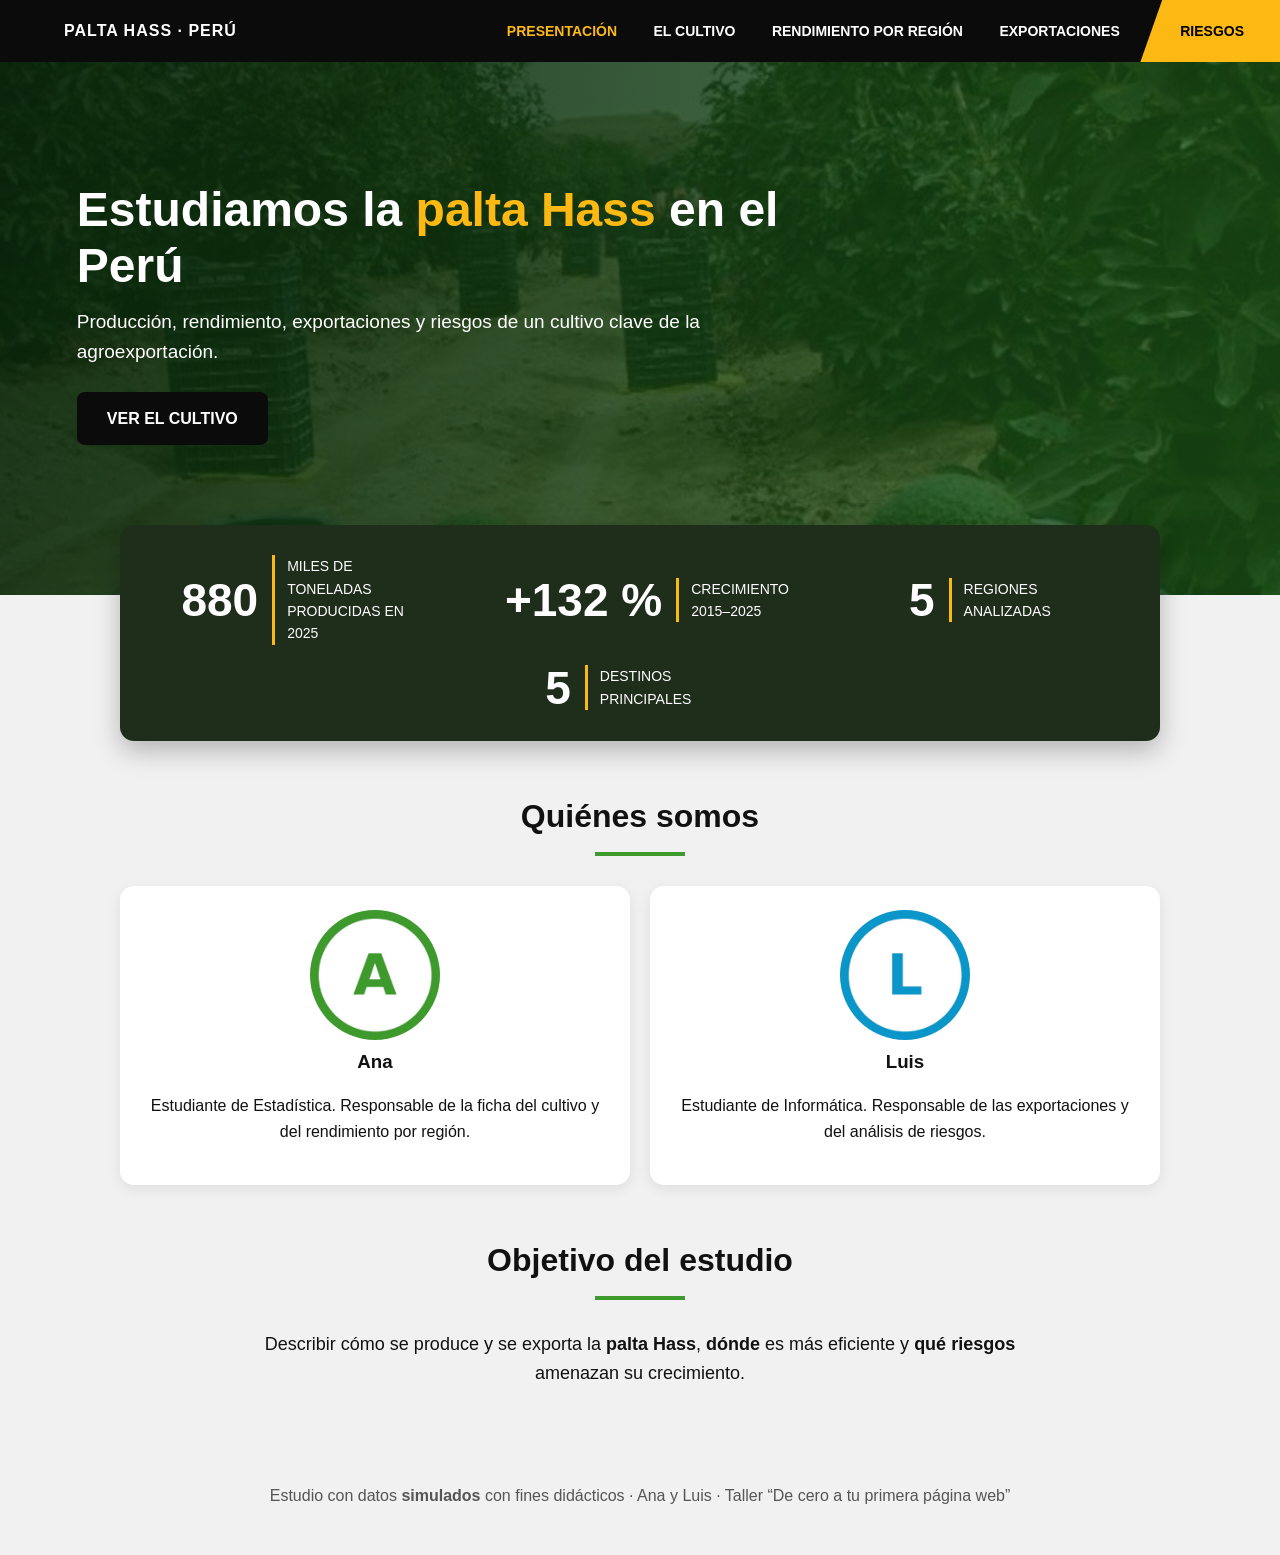
<file: index.html>
<!DOCTYPE html>
<html lang="es">
<head>
  <meta charset="UTF-8">
  <meta name="viewport" content="width=device-width, initial-scale=1.0">
  <title>Estudiamos la palta Hass en el Perú · Palta Hass</title>
  <link rel="stylesheet" href="styles.css">
</head>
<body>
  <header>
    <nav>
      <strong>PALTA HASS · PERÚ</strong>
      <div>
        <a href="index.html" class="activo">Presentación</a>
        <a href="cultivo.html">El cultivo</a>
        <a href="regiones.html">Rendimiento por región</a>
        <a href="exportaciones.html">Exportaciones</a>
        <a href="riesgos.html" class="cta">Riesgos</a>
      </div>
    </nav>
    <div class="hero inicio"><h1>Estudiamos la <span>palta Hass</span> en el Perú</h1>
      <p>Producción, rendimiento, exportaciones y riesgos de un cultivo clave de la agroexportación.</p><a class="btn" href="cultivo.html">VER EL CULTIVO</a></div>
  </header>
  <main>
    <section class="franja"><div class="cifras"><div class="cifra"><b>880</b><span>miles de toneladas producidas en 2025</span></div><div class="cifra"><b>+132 %</b><span>crecimiento 2015–2025</span></div><div class="cifra"><b>5</b><span>regiones analizadas</span></div><div class="cifra"><b>5</b><span>destinos principales</span></div></div></section>
    <section>
      <h2>Quiénes somos</h2>
      <div class="grid">
        <article class="card persona"><img src="img/foto-a.jpg" alt="Foto de Ana"><h3>Ana</h3><p>Estudiante de Estadística. Responsable de la ficha del cultivo y del rendimiento por región.</p></article>
      <article class="card persona"><img src="img/foto-b.jpg" alt="Foto de Luis"><h3>Luis</h3><p>Estudiante de Informática. Responsable de las exportaciones y del análisis de riesgos.</p></article>
      </div>
    </section>
    <section>
      <h2>Objetivo del estudio</h2>
      <p class="centro">Describir cómo se produce y se exporta la <strong>palta Hass</strong>, <strong>dónde</strong> es más eficiente y <strong>qué riesgos</strong> amenazan su crecimiento.</p>
    </section>
  </main>
  <footer><p>Estudio con datos <strong>simulados</strong> con fines didácticos · Ana y Luis · Taller “De cero a tu primera página web”</p></footer>
</body>
</html>
</file>
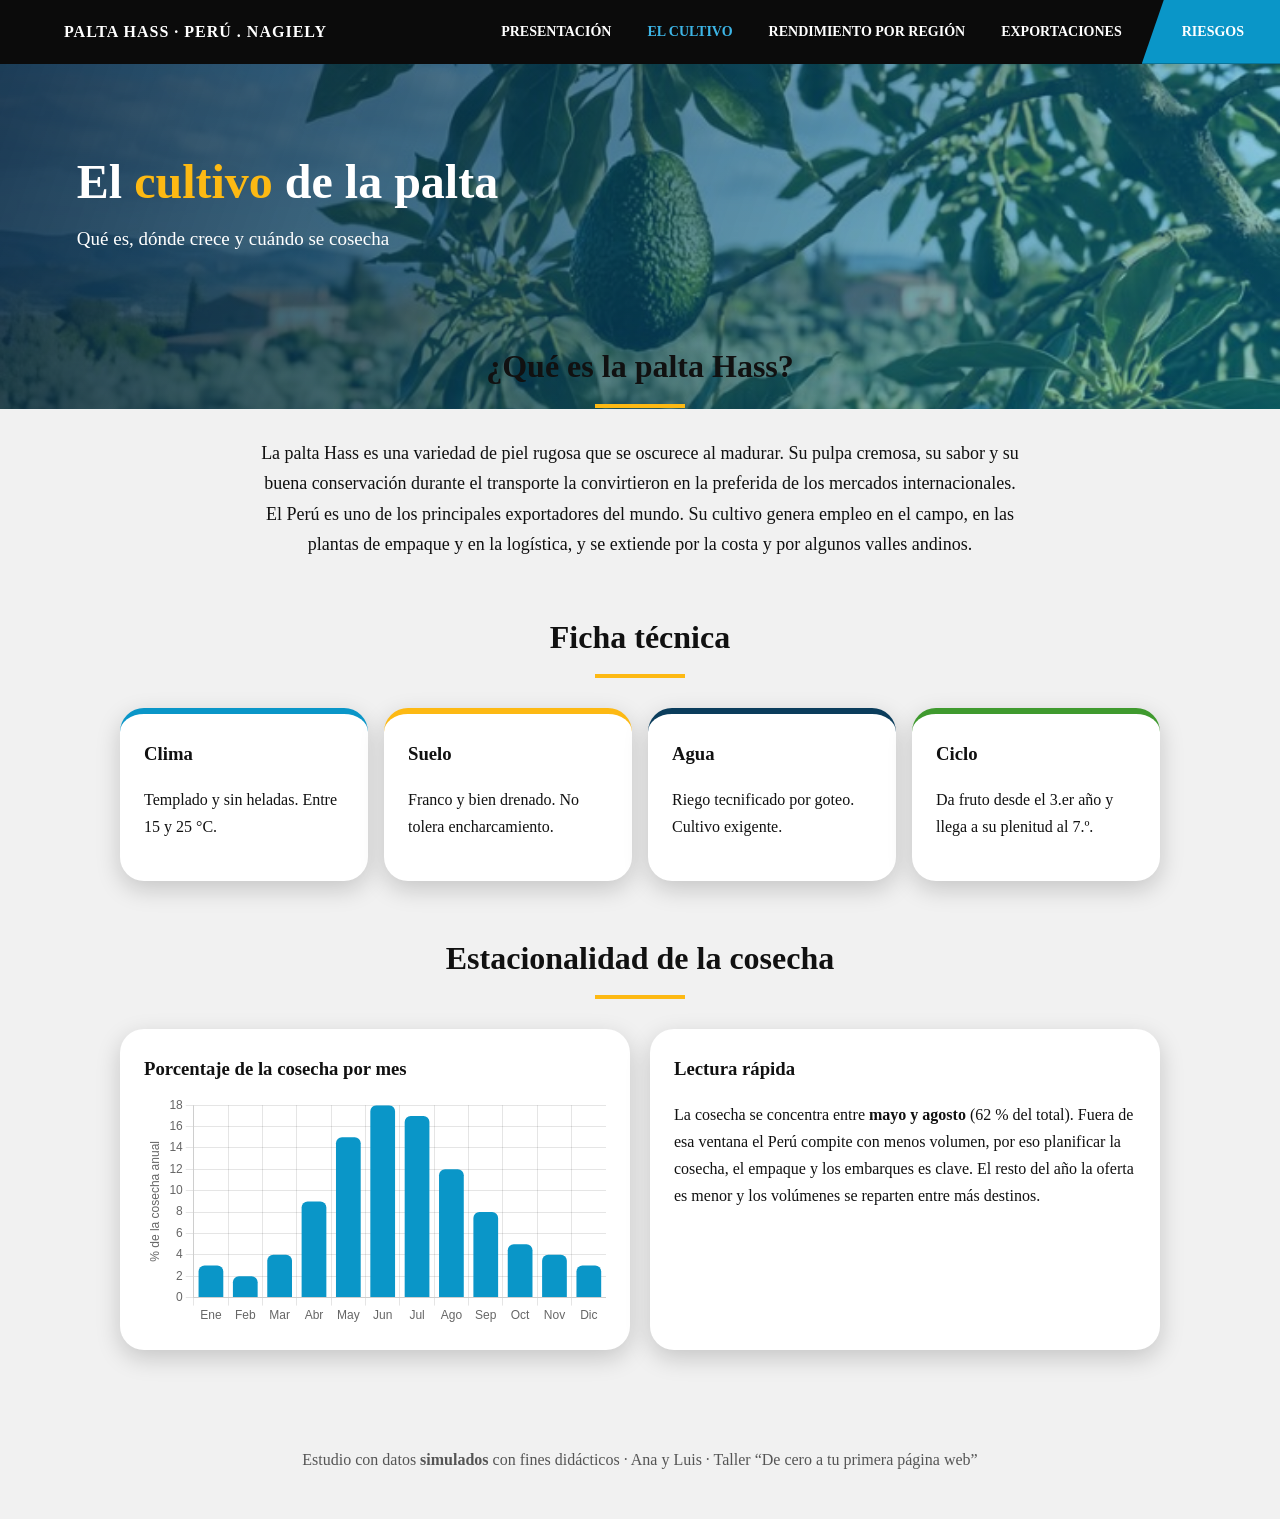
<file: cultivo.html>
<!DOCTYPE html>
<html lang="es">
<head>
  <meta charset="UTF-8">
  <meta name="viewport" content="width=device-width, initial-scale=1.0">
  <title>El cultivo de la palta · Palta Hass</title>
  <link rel="stylesheet" href="styles.css">
  <link rel="stylesheet" href="estilo-a.css"> 
</head>
<body>
  <header>
    <nav>
      <strong>PALTA HASS · PERÚ . NAGIELY</strong>
      <div>
        <a href="index.html">Presentación</a>
        <a href="cultivo.html" class="activo">El cultivo</a>
        <a href="regiones.html">Rendimiento por región</a>
        <a href="exportaciones.html">Exportaciones</a>
        <a href="riesgos.html" class="cta">Riesgos</a>
      </div>
    </nav>
    <div class="hero cultivo">
      <h1>El <span>cultivo</span> de la palta</h1>
      <p>Qué es, dónde crece y cuándo se cosecha</p>
    </div>
  </header>
  <main>
    <section>
      <h2>¿Qué es la palta Hass?</h2>
      <p class="centro">La palta Hass es una variedad de piel rugosa que se oscurece al madurar. Su pulpa cremosa, su sabor y su buena conservación durante el transporte la convirtieron en la preferida de los mercados internacionales.</p>
      <p class="centro">El Perú es uno de los principales exportadores del mundo. Su cultivo genera empleo en el campo, en las plantas de empaque y en la logística, y se extiende por la costa y por algunos valles andinos.</p>
    </section>
    <section>
      <h2>Ficha técnica</h2>
      <div class="grid4">
        <article class="card ficha"><h3>Clima</h3><p>Templado y sin heladas. Entre 15 y 25 °C.</p></article>
        <article class="card ficha"><h3>Suelo</h3><p>Franco y bien drenado. No tolera encharcamiento.</p></article>
        <article class="card ficha"><h3>Agua</h3><p>Riego tecnificado por goteo. Cultivo exigente.</p></article>
        <article class="card ficha"><h3>Ciclo</h3><p>Da fruto desde el 3.er año y llega a su plenitud al 7.º.</p></article>
      </div>
    </section>
    <section>
      <h2>Estacionalidad de la cosecha</h2>
      <div class="grid">
        <article class="card"><h3>Porcentaje de la cosecha por mes</h3><canvas id="c5"></canvas></article>
        <article class="card"><h3>Lectura rápida</h3><p>La cosecha se concentra entre <strong>mayo y agosto</strong> (62 % del total). Fuera de esa ventana el Perú compite con menos volumen, por eso planificar la cosecha, el empaque y los embarques es clave. El resto del año la oferta es menor y los volúmenes se reparten entre más destinos.</p></article>
      </div>
    </section>
  </main>
  <footer><p>Estudio con datos <strong>simulados</strong> con fines didácticos · Ana y Luis · Taller “De cero a tu primera página web”</p></footer>
  <script src="js/chart.umd.js"></script>
  <script src="script.js"></script>
</body>
</html>
</file>
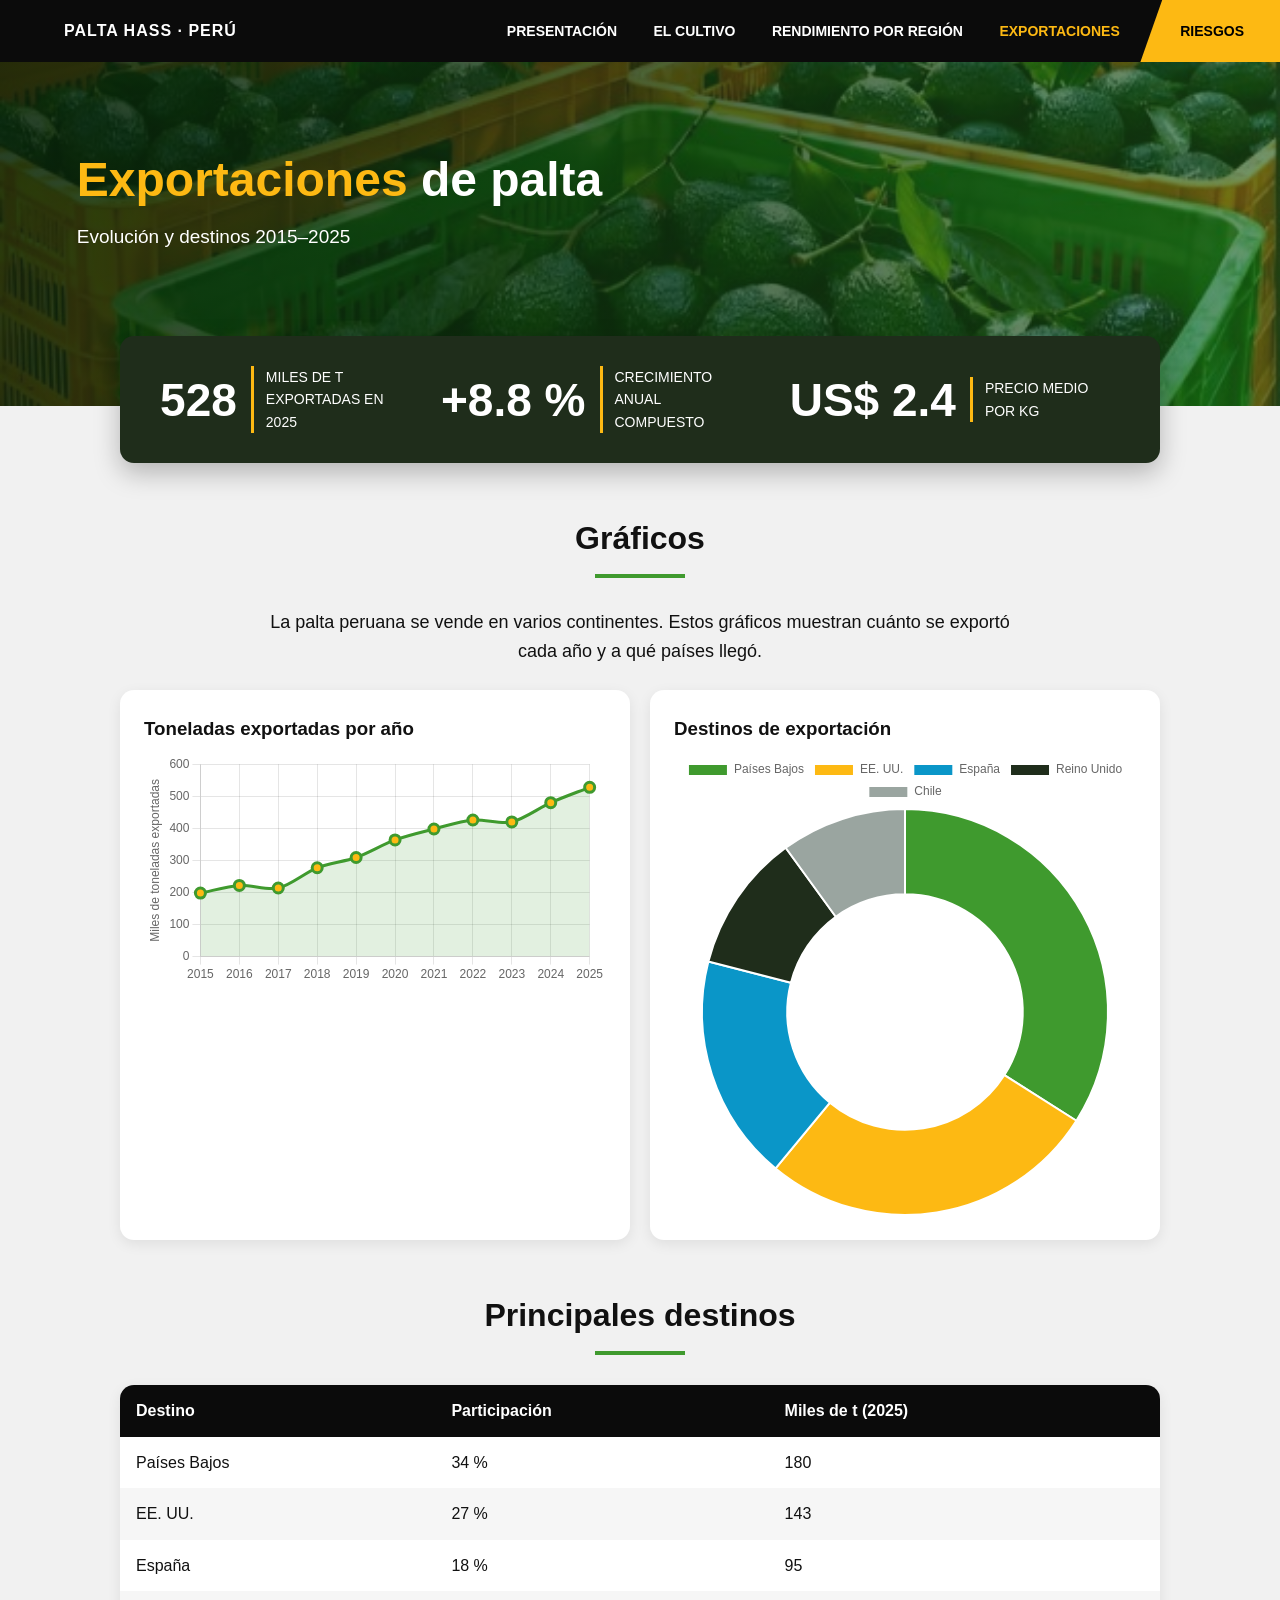
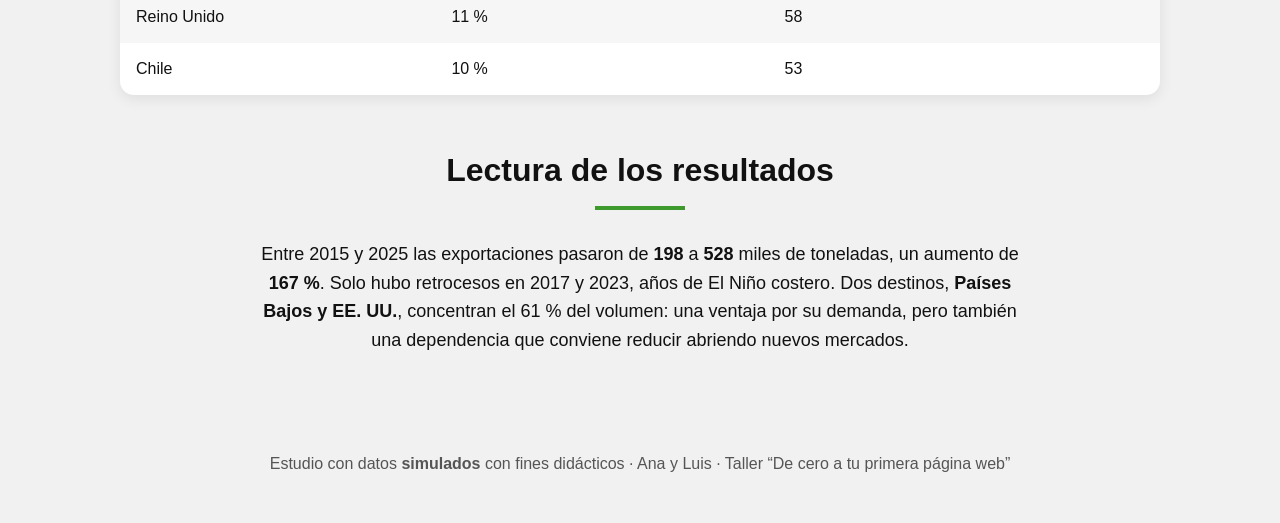
<file: exportaciones.html>
<!DOCTYPE html>
<html lang="es">
<head>
  <meta charset="UTF-8">
  <meta name="viewport" content="width=device-width, initial-scale=1.0">
  <title>Exportaciones de palta · Palta Hass</title>
  <link rel="stylesheet" href="styles.css">
</head>
<body>
  <header>
    <nav>
      <strong>PALTA HASS · PERÚ</strong>
      <div>
        <a href="index.html">Presentación</a>
        <a href="cultivo.html">El cultivo</a>
        <a href="regiones.html">Rendimiento por región</a>
        <a href="exportaciones.html" class="activo">Exportaciones</a>
        <a href="riesgos.html" class="cta">Riesgos</a>
      </div>
    </nav>
    <div class="hero exportaciones">
      <h1><span>Exportaciones</span> de palta</h1>
      <p>Evolución y destinos 2015–2025</p>
    </div>
  </header>
  <main>
    <section class="franja"><div class="cifras"><div class="cifra"><b>528</b><span>miles de t exportadas en 2025</span></div><div class="cifra"><b>+8.8 %</b><span>crecimiento anual compuesto</span></div><div class="cifra"><b>US$ 2.4</b><span>precio medio por kg</span></div></div></section>
    <section>
      <h2>Gráficos</h2>
      <p class="centro">La palta peruana se vende en varios continentes. Estos gráficos muestran cuánto se exportó cada año y a qué países llegó.</p>
      <div class="grid">
        <article class="card"><h3>Toneladas exportadas por año</h3><canvas id="c1"></canvas></article>
        <article class="card"><h3>Destinos de exportación</h3><canvas id="c2"></canvas></article>
      </div>
    </section>
    <section>
      <h2>Principales destinos</h2>
      <div class="tabla"><table><thead><tr><th>Destino</th><th>Participación</th><th>Miles de t (2025)</th></tr></thead><tbody><tr><td>Países Bajos</td><td>34 %</td><td>180</td></tr><tr><td>EE. UU.</td><td>27 %</td><td>143</td></tr><tr><td>España</td><td>18 %</td><td>95</td></tr><tr><td>Reino Unido</td><td>11 %</td><td>58</td></tr><tr><td>Chile</td><td>10 %</td><td>53</td></tr></tbody></table></div>
    </section>
    <section>
      <h2>Lectura de los resultados</h2>
      <p class="centro">Entre 2015 y 2025 las exportaciones pasaron de <strong>198</strong> a <strong>528</strong> miles de toneladas, un aumento de <strong>167 %</strong>. Solo hubo retrocesos en 2017 y 2023, años de El Niño costero. Dos destinos, <strong>Países Bajos y EE. UU.</strong>, concentran el 61 % del volumen: una ventaja por su demanda, pero también una dependencia que conviene reducir abriendo nuevos mercados.</p>
    </section>
  </main>
  <footer><p>Estudio con datos <strong>simulados</strong> con fines didácticos · Ana y Luis · Taller “De cero a tu primera página web”</p></footer>
  <script src="js/chart.umd.js"></script>
  <script src="script.js"></script>
</body>
</html>
</file>
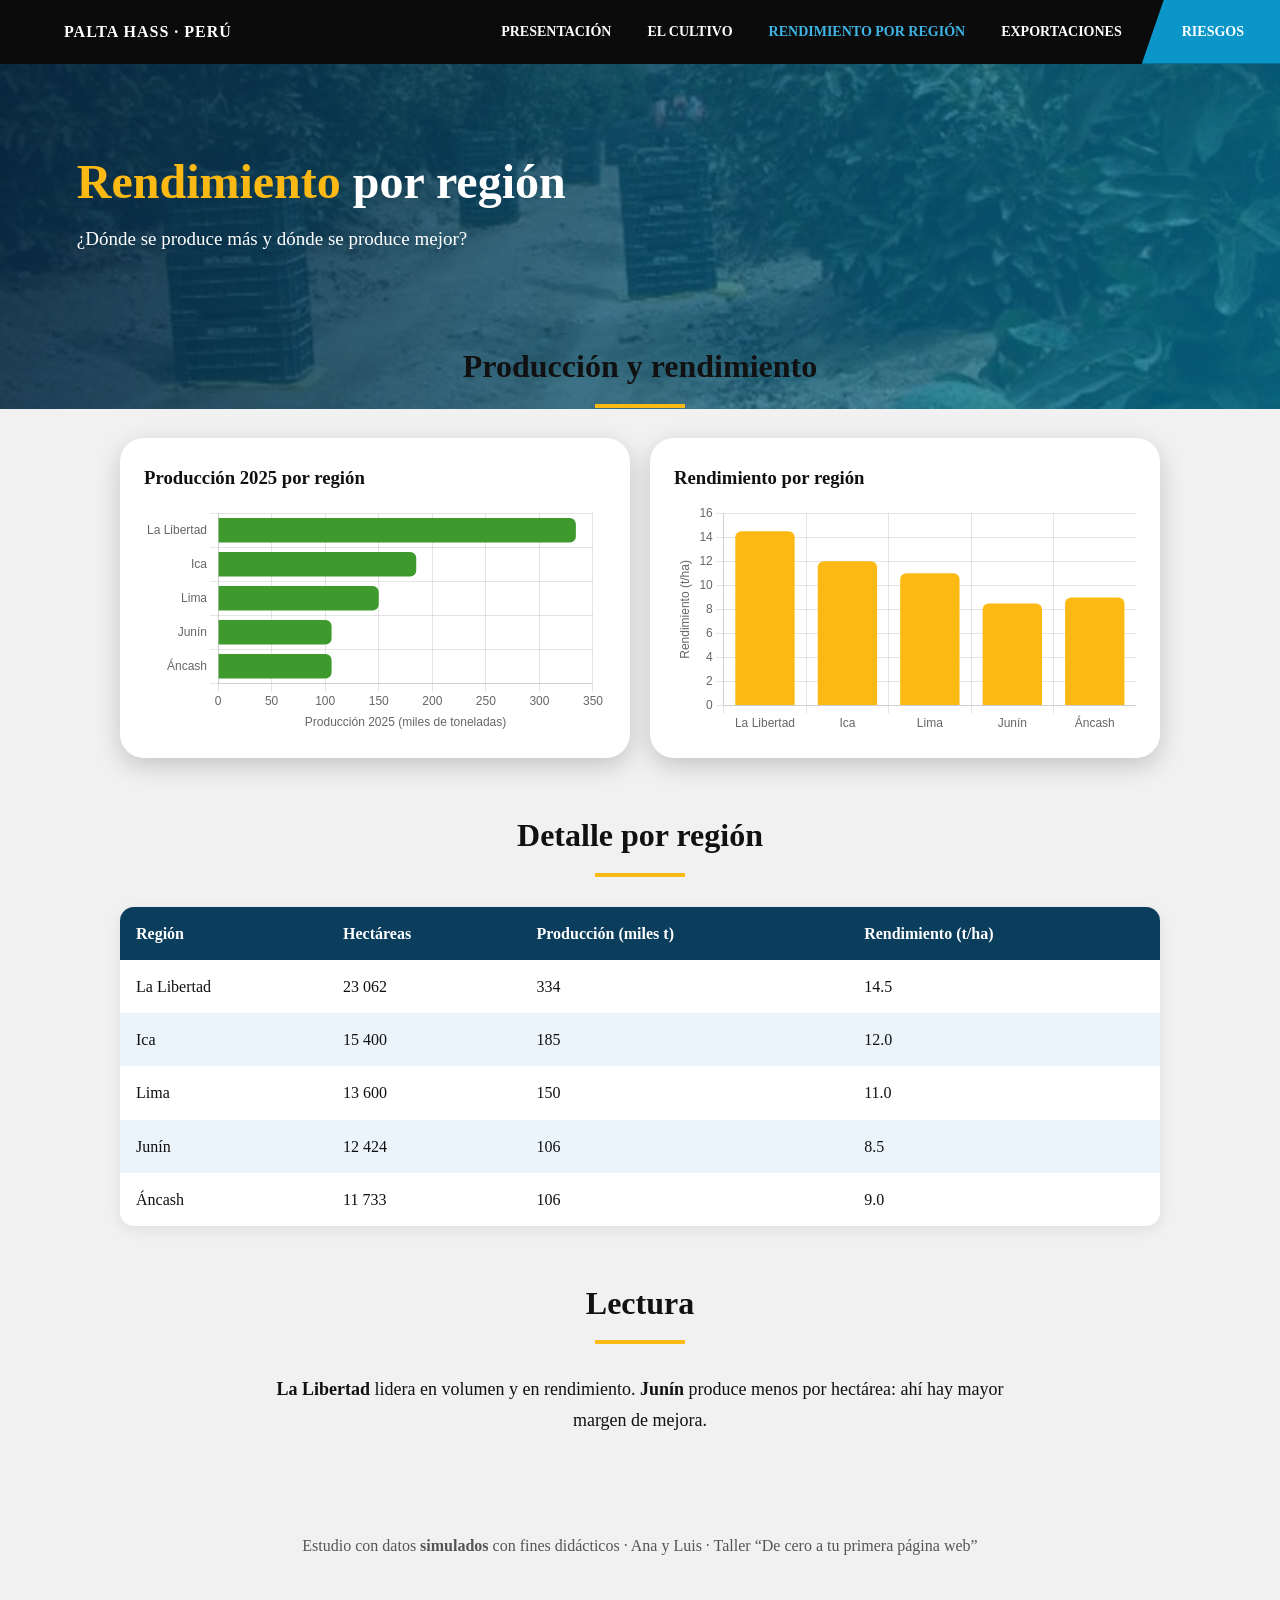
<file: regiones.html>
<!DOCTYPE html>
<html lang="es">
<head>
  <meta charset="UTF-8">
  <meta name="viewport" content="width=device-width, initial-scale=1.0">
  <title>Rendimiento por región · Palta Hass</title>
  <link rel="stylesheet" href="styles.css">
  <link rel="stylesheet" href="estilo-a.css">
</head>
<body>
  <header>
    <nav>
      <strong>PALTA HASS · PERÚ</strong>
      <div>
        <a href="index.html">Presentación</a>
        <a href="cultivo.html">El cultivo</a>
        <a href="regiones.html" class="activo">Rendimiento por región</a>
        <a href="exportaciones.html">Exportaciones</a>
        <a href="riesgos.html" class="cta">Riesgos</a>
      </div>
    </nav>
    <div class="hero">
      <h1><span>Rendimiento</span> por región</h1>
      <p>¿Dónde se produce más y dónde se produce mejor?</p>
    </div>
  </header>
  <main>
    <section>
      <h2>Producción y rendimiento</h2>
      <div class="grid">
        <article class="card"><h3>Producción 2025 por región</h3><canvas id="c3"></canvas></article>
        <article class="card"><h3>Rendimiento por región</h3><canvas id="c4"></canvas></article>
      </div>
    </section>
    <section>
      <h2>Detalle por región</h2>
      <div class="tabla"><table><thead><tr><th>Región</th><th>Hectáreas</th><th>Producción (miles t)</th><th>Rendimiento (t/ha)</th></tr></thead><tbody><tr><td>La Libertad</td><td>23 062</td><td>334</td><td>14.5</td></tr><tr><td>Ica</td><td>15 400</td><td>185</td><td>12.0</td></tr><tr><td>Lima</td><td>13 600</td><td>150</td><td>11.0</td></tr><tr><td>Junín</td><td>12 424</td><td>106</td><td>8.5</td></tr><tr><td>Áncash</td><td>11 733</td><td>106</td><td>9.0</td></tr></tbody></table></div>
    </section>
    <section>
      <h2>Lectura</h2>
      <p class="centro"><strong>La Libertad</strong> lidera en volumen y en rendimiento. <strong>Junín</strong> produce menos por hectárea: ahí hay mayor margen de mejora.</p>
    </section>
  </main>
  <footer><p>Estudio con datos <strong>simulados</strong> con fines didácticos · Ana y Luis · Taller “De cero a tu primera página web”</p></footer>
  <script src="js/chart.umd.js"></script>
  <script src="script.js"></script>
</body>
</html>
</file>
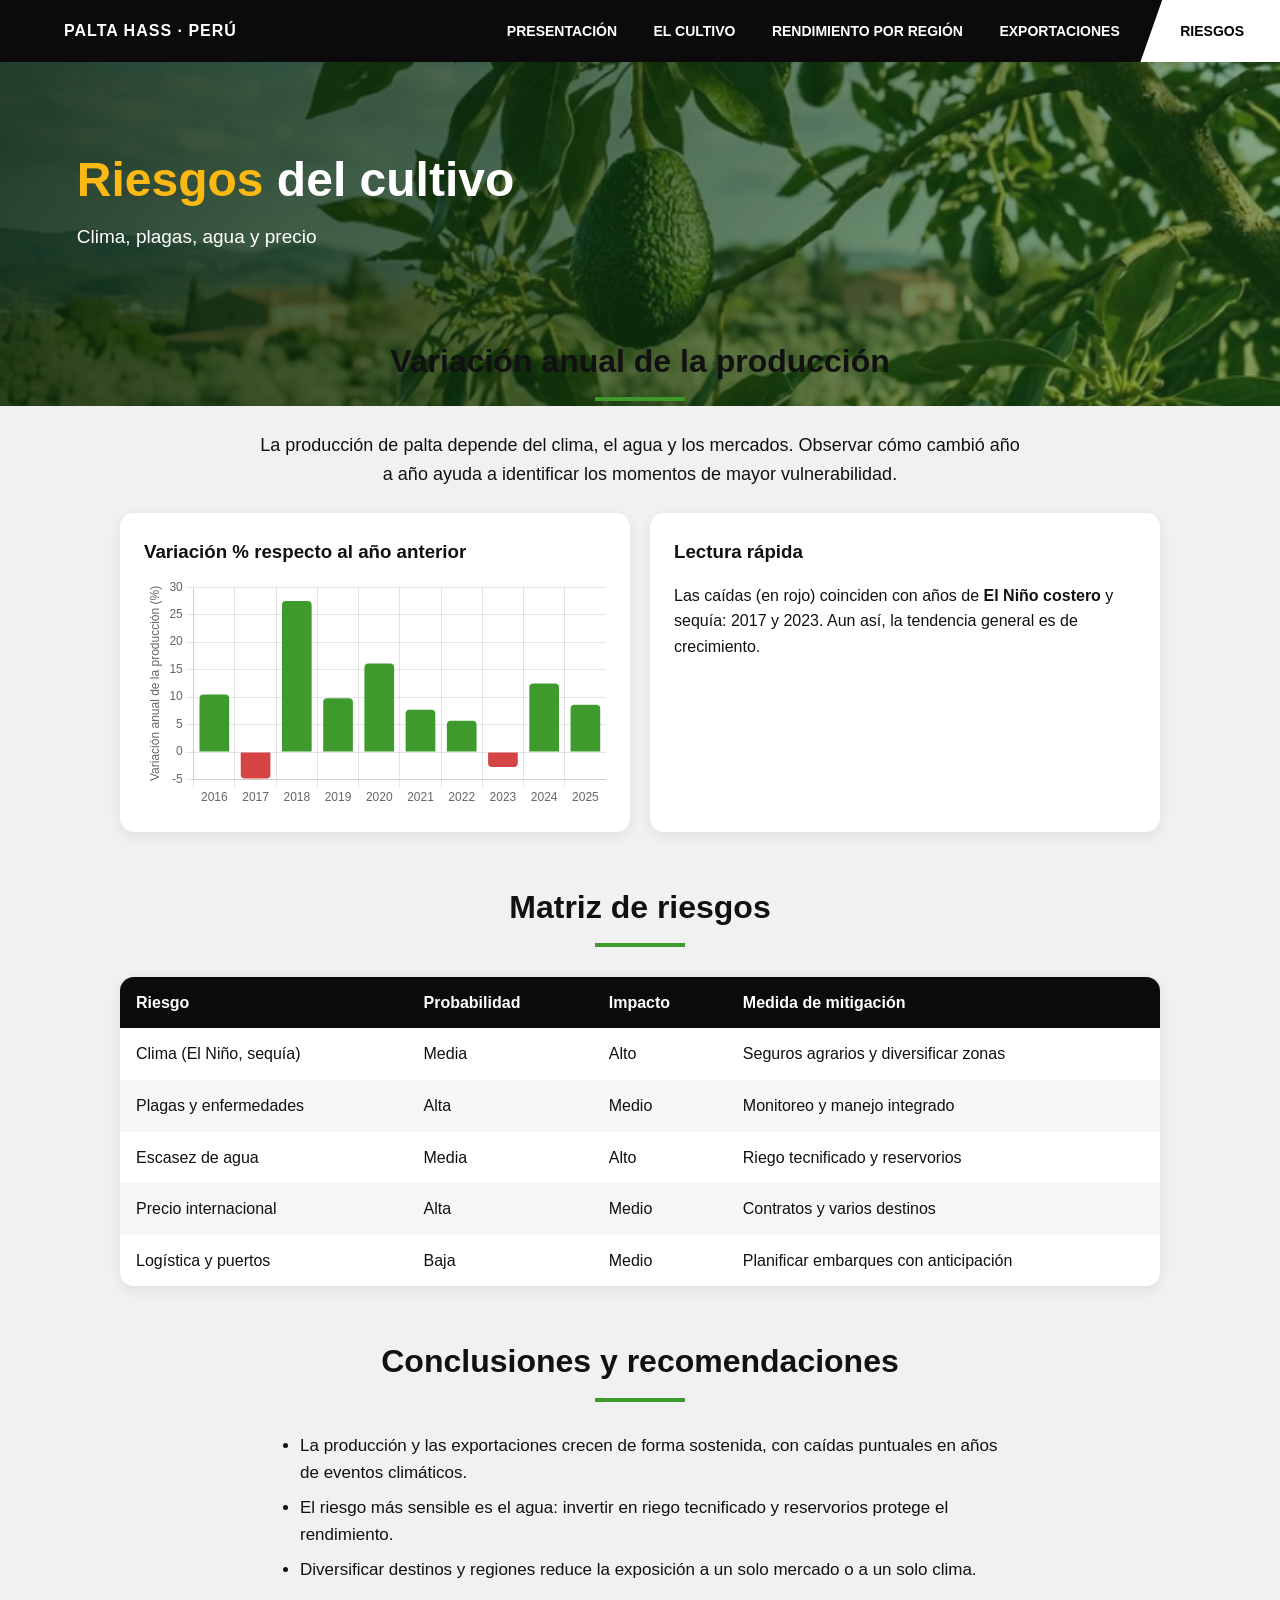
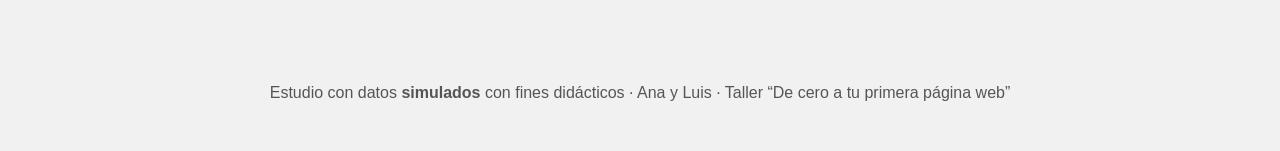
<file: riesgos.html>
<!DOCTYPE html>
<html lang="es">
<head>
  <meta charset="UTF-8">
  <meta name="viewport" content="width=device-width, initial-scale=1.0">
  <title>Riesgos del cultivo · Palta Hass</title>
  <link rel="stylesheet" href="styles.css">
</head>
<body>
  <header>
    <nav>
      <strong>PALTA HASS · PERÚ</strong>
      <div>
        <a href="index.html">Presentación</a>
        <a href="cultivo.html">El cultivo</a>
        <a href="regiones.html">Rendimiento por región</a>
        <a href="exportaciones.html">Exportaciones</a>
        <a href="riesgos.html" class="activo cta">Riesgos</a>
      </div>
    </nav>
    <div class="hero riesgos">
      <h1><span>Riesgos</span> del cultivo</h1>
      <p>Clima, plagas, agua y precio</p>
    </div>
  </header>
  <main>
    <section>
      <h2>Variación anual de la producción</h2>
      <p class="centro">La producción de palta depende del clima, el agua y los mercados. Observar cómo cambió año a año ayuda a identificar los momentos de mayor vulnerabilidad.</p>
      <div class="grid">
        <article class="card"><h3>Variación % respecto al año anterior</h3><canvas id="c6"></canvas></article>
        <article class="card"><h3>Lectura rápida</h3><p>Las caídas (en rojo) coinciden con años de <strong>El Niño costero</strong> y sequía: 2017 y 2023. Aun así, la tendencia general es de crecimiento.</p></article>
      </div>
    </section>
    <section>
      <h2>Matriz de riesgos</h2>
      <div class="tabla"><table><thead><tr><th>Riesgo</th><th>Probabilidad</th><th>Impacto</th><th>Medida de mitigación</th></tr></thead><tbody><tr><td>Clima (El Niño, sequía)</td><td>Media</td><td>Alto</td><td>Seguros agrarios y diversificar zonas</td></tr><tr><td>Plagas y enfermedades</td><td>Alta</td><td>Medio</td><td>Monitoreo y manejo integrado</td></tr><tr><td>Escasez de agua</td><td>Media</td><td>Alto</td><td>Riego tecnificado y reservorios</td></tr><tr><td>Precio internacional</td><td>Alta</td><td>Medio</td><td>Contratos y varios destinos</td></tr><tr><td>Logística y puertos</td><td>Baja</td><td>Medio</td><td>Planificar embarques con anticipación</td></tr></tbody></table></div>
    </section>
    <section>
      <h2>Conclusiones y recomendaciones</h2>
      <ul class="objetivos">
        <li>La producción y las exportaciones crecen de forma sostenida, con caídas puntuales en años de eventos climáticos.</li>
        <li>El riesgo más sensible es el agua: invertir en riego tecnificado y reservorios protege el rendimiento.</li>
        <li>Diversificar destinos y regiones reduce la exposición a un solo mercado o a un solo clima.</li>
      </ul>
    </section>
  </main>
  <footer><p>Estudio con datos <strong>simulados</strong> con fines didácticos · Ana y Luis · Taller “De cero a tu primera página web”</p></footer>
  <script src="js/chart.umd.js"></script>
  <script src="script.js"></script>
</body>
</html>
</file>
<file: styles.css>
* { box-sizing: border-box; }
body { margin: 0; font-family: 'Segoe UI', Arial, sans-serif; line-height: 1.6; background: #F1F1F1; color: #111; }
header { background: #0B0B0B; }
nav { position: sticky; top: 0; z-index: 5; display: flex; flex-wrap: wrap; align-items: center; justify-content: space-between; gap: 8px 20px; padding: 0 0 0 5%; background: #0B0B0B; }
nav strong { color: white; letter-spacing: 1px; }
nav a { display: inline-block; color: white; text-decoration: none; font-weight: 700; text-transform: uppercase; font-size: 14px; padding: 20px 16px; }
nav a:hover, nav a.activo { color: #FDB913; }
nav a.cta { background: #FDB913; color: #000; padding-left: 40px; padding-right: 36px; clip-path: polygon(22px 0, 100% 0, 100% 100%, 0 100%); }
nav a.cta.activo { background: white; }
.hero { padding: 90px 6% 130px; color: white; background: linear-gradient(110deg, rgba(8, 36, 10, .92), rgba(30, 90, 25, .70)), url("img/portada.jpg") center / cover no-repeat; }
.hero.inicio { padding-top: 120px; padding-bottom: 150px; }
.hero h1 { font-size: 48px; line-height: 1.15; margin: 0 0 14px; max-width: 800px; }
.hero h1 span { color: #FDB913; }
.hero p { font-size: 19px; max-width: 640px; margin: 0 0 24px; }
.btn { display: inline-block; background: #0B0B0B; color: white; padding: 14px 30px; border-radius: 8px; font-weight: 800; text-decoration: none; }
main { max-width: 1080px; margin: -70px auto 0; padding: 0 20px; position: relative; }
section { margin-bottom: 50px; }
h2 { text-align: center; font-size: 32px; margin: 0 0 30px; }
h2::after { content: ''; display: block; width: 90px; height: 4px; background: #3F9A2E; margin: 10px auto 0; }
.franja { background: #1F2D1B; border-radius: 14px; padding: 30px; box-shadow: 0 10px 26px rgba(0, 0, 0, .25); }
.cifras { display: flex; flex-wrap: wrap; justify-content: space-around; gap: 20px; }
.cifra { display: flex; align-items: center; gap: 14px; color: white; }
.cifra b { font-size: 46px; line-height: 1; }
.cifra span { border-left: 3px solid #FDB913; padding-left: 12px; text-transform: uppercase; font-size: 14px; max-width: 150px; }
.grid { display: grid; grid-template-columns: repeat(2, 1fr); gap: 20px; }
.grid4 { display: grid; grid-template-columns: repeat(4, 1fr); gap: 16px; }
.card { background: white; padding: 24px; border-radius: 14px; box-shadow: 0 4px 14px rgba(0, 0, 0, .08); }
.card h3 { margin: 0 0 10px; }
.ficha { border-top: 6px solid #3F9A2E; }
.ficha:nth-child(2) { border-color: #e7ac23; } .ficha:nth-child(3) { border-color: #0A96C8; } .ficha:nth-child(4) { border-color: #1F2D1B; }
.persona { text-align: center; }
.persona img { width: 130px; border-radius: 50%; }
.centro { text-align: center; max-width: 760px; margin: 0 auto; font-size: 18px; }
.tabla { overflow-x: auto; background: white; border-radius: 14px; box-shadow: 0 4px 14px rgba(0, 0, 0, .08); }
table { width: 100%; border-collapse: collapse; }
th { background: #0B0B0B; color: white; text-align: left; }
th, td { padding: 13px 16px; }
tbody tr:nth-child(even) { background: #F6F6F6; }
footer { text-align: center; padding: 30px; color: #555; }
@media (max-width: 800px) { .grid, .grid4 { grid-template-columns: 1fr 1fr; } .hero h1 { font-size: 32px; } nav a { padding: 12px 10px; } }
@media (max-width: 500px) { .grid, .grid4 { grid-template-columns: 1fr; } }
.objetivos { max-width: 760px; margin: 20px auto 0; font-size: 17px; }
.objetivos li { margin-bottom: 8px; }
.centro + .grid, .centro + .grid4 { margin-top: 24px; }
.hero.cultivo { background: linear-gradient(110deg, rgba(8, 36, 10, .85), rgba(30, 90, 25, .50)), url("img/palta-arbol.jpg") center / cover no-repeat; }
.hero.exportaciones { background: linear-gradient(110deg, rgba(8, 36, 10, .88), rgba(30, 90, 25, .60)), url("img/cajas.jpg") center 65% / cover no-repeat; }
.hero.riesgos { background: linear-gradient(110deg, rgba(8, 36, 10, .85), rgba(30, 90, 25, .50)), url("img/palta-arbol.jpg") center / cover no-repeat; }
</file>
<file: estilo-a.css>
/* ---------- PERFIL A RETO 1: portada azul ----------
   Ojo: la portada de regiones usa solo .hero, pero la de cultivo usa
   .hero.cultivo (más específica). Por eso hay dos reglas.
   Usamos background-image (no background) y repetimos url(...)
   para conservar la foto; el tamaño y la posición vienen de styles.css. */
.hero {
  background-image:
    linear-gradient(110deg, rgba(8, 40, 66, .92), rgba(10, 150, 200, .60)),
    url("img/portada.jpg");
}
.hero.cultivo {
  background-image:
    linear-gradient(110deg, rgba(8, 40, 66, .88), rgba(10, 150, 200, .45)),
    url("img/palta-arbol.jpg");
}


/* ---------- RETO 2: raya bajo los títulos ---------- */
h2::after {
  background: #FDB913;
}


/* ---------- RETO 3: tarjetas más redondas ---------- */
.card {
  border-radius: 24px;
  box-shadow: 0 8px 24px rgba(0, 0, 0, .18);
}

/* Las 4 fichas de cultivo.html: cambiamos el color de la raya de arriba.
   Usamos los mismos selectores que styles.css; como van después, ganan. */
.ficha                { border-color: #0A96C8; }
.ficha:nth-child(2)   { border-color: #FDB913; }
.ficha:nth-child(3)   { border-color: #0B3D5C; }
.ficha:nth-child(4)   { border-color: #3F9A2E; }


/* ---------- RETO 4: color del menú ---------- */
nav a:hover,
nav a.activo {
  color: #3DB5E6;
}

/* El botón diagonal del menú también cambia de color */
nav a.cta         { background: #0A96C8; color: #fff; }
nav a.cta:hover   { background: #fff;    color: #000; }
nav a.cta.activo  { background: #fff;    color: #000; }


/* ---------- RETO 5: otra tipografía ---------- */
body {
  font-family: Georgia, 'Times New Roman', serif;
  line-height: 1.7;
}


/* ---------- EXTRA: tablas (regiones.html) ---------- */
th {
  background: #0B3D5C;
}
tbody tr:nth-child(even) {
  background: #EAF4FA;
}
</file>
